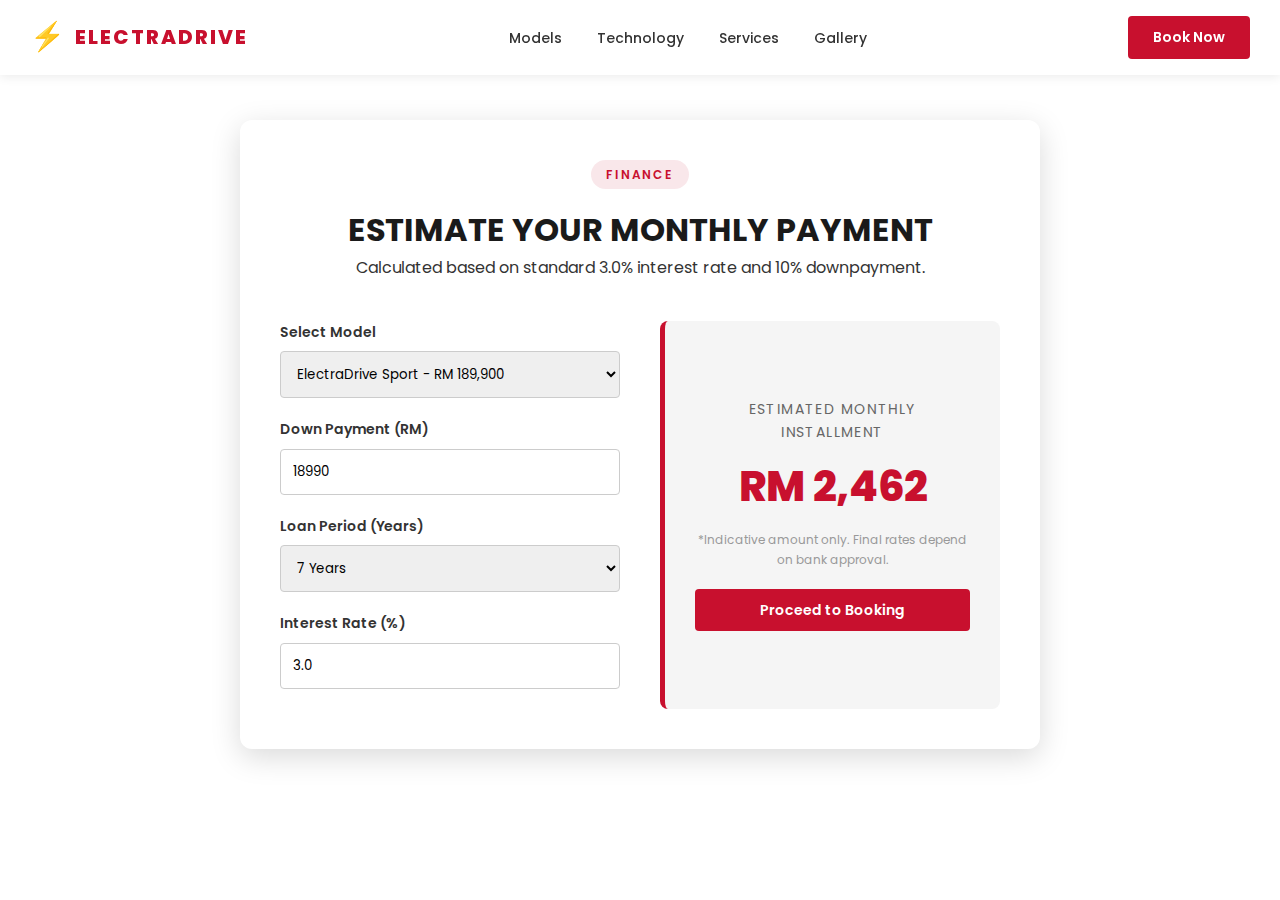
<file: calculator.html>
<!DOCTYPE html>
<html lang="en">

<head>
    <meta charset="UTF-8">
    <meta name="viewport" content="width=device-width, initial-scale=1.0">
    <title>Loan Calculator | ElectraDrive EV</title>
    <link rel="preconnect" href="https://fonts.googleapis.com">
    <link rel="preconnect" href="https://fonts.gstatic.com" crossorigin>
    <link href="https://fonts.googleapis.com/css2?family=Poppins:wght@400;500;600;700;800&display=swap"
        rel="stylesheet">
    <link rel="stylesheet" href="perodua-style.css">
    <style>
        .calc-container {
            max-width: 800px;
            margin: 120px auto 60px;
            padding: 40px;
            background: white;
            border-radius: 12px;
            box-shadow: var(--shadow-lg);
        }

        .calc-grid {
            display: grid;
            grid-template-columns: 1fr 1fr;
            gap: 40px;
        }

        @media (max-width: 768px) {
            .calc-grid {
                grid-template-columns: 1fr;
            }
        }

        .form-group {
            margin-bottom: 20px;
        }

        .form-group label {
            display: block;
            font-size: 14px;
            font-weight: 600;
            margin-bottom: 8px;
            color: var(--text-dark);
        }

        .form-control {
            width: 100%;
            padding: 12px;
            border: 1px solid var(--border-medium);
            border-radius: 4px;
            font-family: inherit;
        }

        .result-box {
            background: var(--bg-light);
            padding: 30px;
            border-radius: 8px;
            text-align: center;
            display: flex;
            flex-direction: column;
            justify-content: center;
            border-left: 5px solid var(--primary);
        }

        .result-label {
            font-size: 14px;
            color: var(--text-medium);
            text-transform: uppercase;
            letter-spacing: 0.1em;
        }

        .result-value {
            font-size: 42px;
            font-weight: 800;
            color: var(--primary);
            margin: 10px 0;
        }

        .calc-header {
            text-align: center;
            margin-bottom: 40px;
        }

        .calc-header h1 {
            font-size: 32px;
            color: var(--secondary);
            text-transform: uppercase;
        }
    </style>
</head>

<body>
    <!-- Reuse Navigation -->
    <nav class="navbar">
        <div class="nav-container">
            <a href="index.html" class="nav-logo">
                <span class="logo-icon">⚡</span>
                <span class="logo-text">ELECTRADRIVE</span>
            </a>
            <ul class="nav-links">
                <li><a href="index.html#models" class="nav-link">Models</a></li>
                <li><a href="index.html#technology" class="nav-link">Technology</a></li>
                <li><a href="index.html#services" class="nav-link">Services</a></li>
                <li><a href="index.html#gallery" class="nav-link">Gallery</a></li>
            </ul>
            <a href="index.html#book" class="btn btn-primary">Book Now</a>
        </div>
    </nav>

    <div class="calc-container">
        <div class="calc-header">
            <span class="section-tag">FINANCE</span>
            <h1>ESTIMATE YOUR MONTHLY PAYMENT</h1>
            <p>Calculated based on standard 3.0% interest rate and 10% downpayment.</p>
        </div>

        <div class="calc-grid">
            <div class="calc-form">
                <div class="form-group">
                    <label>Select Model</label>
                    <select id="modelSelect" class="form-control">
                        <option value="129900">ElectraDrive Lite - RM 129,900</option>
                        <option value="189900" selected>ElectraDrive Sport - RM 189,900</option>
                        <option value="259900">ElectraDrive Pro - RM 259,900</option>
                    </select>
                </div>
                <div class="form-group">
                    <label>Down Payment (RM)</label>
                    <input type="number" id="downPayment" class="form-control" value="18990">
                </div>
                <div class="form-group">
                    <label>Loan Period (Years)</label>
                    <select id="loanPeriod" class="form-control">
                        <option value="5">5 Years</option>
                        <option value="7" selected>7 Years</option>
                        <option value="9">9 Years</option>
                    </select>
                </div>
                <div class="form-group">
                    <label>Interest Rate (%)</label>
                    <input type="number" id="interestRate" class="form-control" value="3.0" step="0.1">
                </div>
            </div>

            <div class="result-box">
                <span class="result-label">Estimated Monthly Installment</span>
                <div class="result-value" id="monthlyInstallment">RM 2,450</div>
                <p style="font-size: 12px; color: var(--text-light);">*Indicative amount only. Final rates depend on
                    bank approval.</p>
                <a href="index.html#book" class="btn btn-primary" style="margin-top: 20px;">Proceed to
                    Booking</a>
            </div>
        </div>
    </div>

    <script>
        const modelSelect = document.getElementById('modelSelect');
        const downPaymentInput = document.getElementById('downPayment');
        const loanPeriodSelect = document.getElementById('loanPeriod');
        const interestRateInput = document.getElementById('interestRate');
        const monthlyValueOutput = document.getElementById('monthlyInstallment');

        function calculate() {
            const price = parseFloat(modelSelect.value);
            const downPayment = parseFloat(downPaymentInput.value);
            const years = parseInt(loanPeriodSelect.value);
            const rate = parseFloat(interestRateInput.value) / 100;

            const loanAmount = price - downPayment;
            const totalInterest = loanAmount * rate * years;
            const totalRepayment = loanAmount + totalInterest;
            const monthly = totalRepayment / (years * 12);

            monthlyValueOutput.innerText = `RM ${Math.round(monthly).toLocaleString()}`;
        }

        // Auto-update downpayment when model changes
        modelSelect.addEventListener('change', () => {
            downPaymentInput.value = Math.round(modelSelect.value * 0.1);
            calculate();
        });

        [downPaymentInput, loanPeriodSelect, interestRateInput].forEach(el => {
            el.addEventListener('input', calculate);
        });

        // Initialize from URL params if any
        window.addEventListener('load', () => {
            const params = new URLSearchParams(window.location.search);
            if (params.has('price')) {
                modelSelect.value = params.get('price');
                downPaymentInput.value = Math.round(params.get('price') * 0.1);
            }
            calculate();
        });
    </script>
</body>

</html>
</file>
<file: perodua-style.css>
/* ============================================
   ElectraDrive EV - Perodua Style CSS
   Clean, professional automotive styling
   ============================================ */

@import url('https://fonts.googleapis.com/css2?family=Poppins:wght@400;500;600;700;800&display=swap');

:root {
    /* Primary Colors - Red Theme */
    --primary: #C8102E;
    --primary-dark: #A00D24;
    --primary-light: #E8344E;

    /* Secondary */
    --secondary: #1A1A1A;
    --secondary-light: #333333;

    /* Accent - Electric */
    --accent: #00A8FF;
    --accent-green: #00C853;

    /* Backgrounds */
    --bg-white: #FFFFFF;
    --bg-light: #F5F5F5;
    --bg-dark: #1A1A1A;

    /* Text */
    --text-dark: #333333;
    --text-medium: #666666;
    --text-light: #999999;
    --text-white: #FFFFFF;

    /* Borders */
    --border-light: #E0E0E0;
    --border-medium: #CCCCCC;

    /* Shadows */
    --shadow-sm: 0 2px 10px rgba(0, 0, 0, 0.08);
    --shadow-md: 0 4px 20px rgba(0, 0, 0, 0.12);
    --shadow-lg: 0 8px 30px rgba(0, 0, 0, 0.15);
}

/* Reset */
*,
*::before,
*::after {
    margin: 0;
    padding: 0;
    box-sizing: border-box;
}

html {
    scroll-behavior: smooth;
}

body {
    font-family: 'Poppins', -apple-system, BlinkMacSystemFont, sans-serif;
    background: var(--bg-white);
    color: var(--text-dark);
    line-height: 1.6;
}

/* Navigation */
.navbar {
    position: fixed;
    top: 0;
    left: 0;
    width: 100%;
    background: var(--bg-white);
    box-shadow: var(--shadow-sm);
    z-index: 1000;
    padding: 15px 0;
}

.nav-container {
    max-width: 1400px;
    margin: 0 auto;
    padding: 0 30px;
    display: flex;
    align-items: center;
    justify-content: space-between;
}

.nav-logo {
    display: flex;
    align-items: center;
    gap: 10px;
    text-decoration: none;
}

.logo-icon {
    font-size: 28px;
}

.logo-text {
    font-size: 20px;
    font-weight: 800;
    color: var(--primary);
    letter-spacing: 0.1em;
}

.nav-links {
    display: flex;
    gap: 35px;
    list-style: none;
}

.nav-link {
    text-decoration: none;
    color: var(--text-dark);
    font-weight: 500;
    font-size: 14px;
    transition: color 0.2s ease;
}

.nav-link:hover {
    color: var(--primary);
}

.menu-toggle {
    display: none;
    flex-direction: column;
    gap: 5px;
    background: none;
    border: none;
    cursor: pointer;
    padding: 5px;
}

.menu-toggle span {
    width: 25px;
    height: 2px;
    background: var(--text-dark);
}

/* Buttons */
.btn {
    display: inline-block;
    padding: 10px 25px;
    border-radius: 4px;
    font-weight: 600;
    font-size: 14px;
    text-decoration: none;
    cursor: pointer;
    transition: all 0.2s ease;
    border: none;
    font-family: inherit;
}

.btn-primary {
    background: var(--primary);
    color: var(--text-white);
}

.btn-primary:hover {
    background: var(--primary-dark);
}

.btn-outline {
    background: transparent;
    border: 1px solid var(--border-medium);
    color: var(--text-dark);
}

.btn-outline:hover {
    border-color: var(--primary);
    color: var(--primary);
}

.btn-outline-white {
    background: transparent;
    border: 2px solid white;
    color: white;
}

.btn-outline-white:hover {
    background: white;
    color: var(--primary);
}

.btn-lg {
    padding: 15px 35px;
    font-size: 16px;
}

.btn-block {
    width: 100%;
    text-align: center;
}

.btn-learn {
    color: var(--primary);
    font-weight: 600;
    text-decoration: none;
    font-size: 14px;
    display: inline-block;
    margin-top: 10px;
}

.btn-learn:hover {
    text-decoration: underline;
}

/* Hero Section with Animations */
.hero {
    position: relative;
    height: 100vh;
    display: flex;
    align-items: center;
    overflow: hidden;
}

.hero-slider {
    position: absolute;
    top: 0;
    left: 0;
    width: 100%;
    height: 100%;
}

.hero-video-container {
    position: absolute;
    top: 0;
    left: 0;
    width: 100%;
    height: 100%;
    z-index: 1;
}


.hero-slide {
    position: absolute;
    top: 0;
    left: 0;
    width: 100%;
    height: 100%;
    object-fit: cover;
    opacity: 0;
    transition: opacity 1s ease;
}

.hero-slide.active {
    opacity: 1;
    animation: kenBurns 10s ease infinite alternate;
}

@keyframes kenBurns {
    0% {
        transform: scale(1);
    }

    100% {
        transform: scale(1.08);
    }
}

.hero-overlay {
    position: absolute;
    top: 0;
    left: 0;
    width: 100%;
    height: 100%;
    background: linear-gradient(90deg, rgba(0, 0, 0, 0.7) 0%, rgba(0, 0, 0, 0.3) 100%);
}

.animated-overlay::before {
    content: '';
    position: absolute;
    top: 0;
    left: 0;
    width: 100%;
    height: 100%;
    background: linear-gradient(135deg, rgba(200, 16, 46, 0.2) 0%, transparent 50%);
    animation: overlayPulse 5s ease infinite;
}

@keyframes overlayPulse {

    0%,
    100% {
        opacity: 0.5;
    }

    50% {
        opacity: 1;
    }
}

/* Animated Particles */
.hero-particles {
    position: absolute;
    top: 0;
    left: 0;
    width: 100%;
    height: 100%;
    pointer-events: none;
}

.particle {
    position: absolute;
    width: 4px;
    height: 4px;
    background: rgba(200, 16, 46, 0.6);
    border-radius: 50%;
    animation: particleFloat 15s linear infinite;
}

.particle:nth-child(1) {
    left: 10%;
    animation-delay: 0s;
    animation-duration: 12s;
}

.particle:nth-child(2) {
    left: 30%;
    animation-delay: 2s;
    animation-duration: 15s;
}

.particle:nth-child(3) {
    left: 50%;
    animation-delay: 4s;
    animation-duration: 10s;
}

.particle:nth-child(4) {
    left: 70%;
    animation-delay: 1s;
    animation-duration: 13s;
}

.particle:nth-child(5) {
    left: 90%;
    animation-delay: 3s;
    animation-duration: 11s;
}

@keyframes particleFloat {
    0% {
        transform: translateY(100vh) scale(0);
        opacity: 0;
    }

    10% {
        opacity: 1;
    }

    90% {
        opacity: 1;
    }

    100% {
        transform: translateY(-100px) scale(1);
        opacity: 0;
    }
}

/* Hero Content Animations */
.hero-content {
    position: relative;
    z-index: 10;
    max-width: 1400px;
    margin: 0 auto;
    padding: 0 30px;
    color: white;
}

.hero-badge {
    display: inline-block;
    padding: 8px 20px;
    background: rgba(255, 255, 255, 0.15);
    backdrop-filter: blur(10px);
    border-radius: 30px;
    font-size: 14px;
    margin-bottom: 25px;
}

.hero-tagline {
    font-size: 56px;
    font-weight: 800;
    line-height: 1.1;
    margin-bottom: 20px;
    text-transform: uppercase;
}

.text-primary {
    color: var(--primary-light);
}

.text-glow {
    text-shadow: 0 0 30px rgba(200, 16, 46, 0.5);
    animation: textGlow 3s ease infinite;
}

@keyframes textGlow {

    0%,
    100% {
        text-shadow: 0 0 30px rgba(200, 16, 46, 0.5);
    }

    50% {
        text-shadow: 0 0 60px rgba(200, 16, 46, 0.8);
    }
}

.hero-subtitle {
    font-size: 18px;
    max-width: 500px;
    margin-bottom: 30px;
    opacity: 0.9;
}

.hero-actions {
    display: flex;
    gap: 15px;
}

/* Animated Button */
.btn-animated {
    display: inline-flex;
    align-items: center;
    gap: 10px;
    overflow: hidden;
}

.btn-animated .btn-arrow {
    width: 20px;
    height: 20px;
    transform: translateX(-5px);
    opacity: 0;
    transition: all 0.3s ease;
}

.btn-animated:hover .btn-arrow {
    transform: translateX(0);
    opacity: 1;
}

/* Hero Animation Classes */
.animate-fade-in {
    animation: fadeIn 1s ease forwards;
}

.animate-slide-up {
    opacity: 0;
    animation: slideUp 0.8s ease forwards;
}

.animate-slide-up.delay-1 {
    animation-delay: 0.3s;
}

.animate-slide-up.delay-2 {
    animation-delay: 0.6s;
}

@keyframes fadeIn {
    from {
        opacity: 0;
    }

    to {
        opacity: 1;
    }
}

@keyframes slideUp {
    from {
        opacity: 0;
        transform: translateY(40px);
    }

    to {
        opacity: 1;
        transform: translateY(0);
    }
}

/* Hero Indicators */
.hero-indicators {
    display: flex;
    gap: 10px;
    margin-top: 40px;
}

.indicator {
    padding: 8px 20px;
    background: rgba(255, 255, 255, 0.1);
    border: 1px solid rgba(255, 255, 255, 0.3);
    color: rgba(255, 255, 255, 0.7);
    font-size: 12px;
    font-weight: 600;
    cursor: pointer;
    transition: all 0.3s ease;
    font-family: inherit;
}

.indicator:hover {
    background: rgba(255, 255, 255, 0.2);
    color: white;
}

.indicator.active {
    background: var(--primary);
    border-color: var(--primary);
    color: white;
}

/* Scroll Indicator */
.scroll-indicator {
    position: absolute;
    bottom: 40px;
    left: 50%;
    transform: translateX(-50%);
    display: flex;
    flex-direction: column;
    align-items: center;
    gap: 10px;
    color: rgba(255, 255, 255, 0.7);
    font-size: 12px;
    z-index: 10;
}

.scroll-mouse {
    width: 24px;
    height: 40px;
    border: 2px solid rgba(255, 255, 255, 0.5);
    border-radius: 12px;
    display: flex;
    justify-content: center;
    padding-top: 8px;
}

.scroll-wheel {
    width: 4px;
    height: 8px;
    background: white;
    border-radius: 2px;
    animation: scrollWheel 2s ease infinite;
}

@keyframes scrollWheel {
    0% {
        transform: translateY(0);
        opacity: 1;
    }

    50% {
        transform: translateY(10px);
        opacity: 0.3;
    }

    100% {
        transform: translateY(0);
        opacity: 1;
    }
}

.animate-bounce {
    animation: bounce 2s ease infinite;
}

@keyframes bounce {

    0%,
    100% {
        transform: translateX(-50%) translateY(0);
    }

    50% {
        transform: translateX(-50%) translateY(-10px);
    }
}



/* Stats Bar */
.stats-bar {
    background: var(--primary);
    padding: 30px 0;
}

.stats-container {
    max-width: 1400px;
    margin: 0 auto;
    padding: 0 30px;
    display: flex;
    justify-content: space-around;
    flex-wrap: wrap;
    gap: 30px;
}

.stat-item {
    text-align: center;
    color: white;
}

.stat-number {
    display: block;
    font-size: 36px;
    font-weight: 800;
}

.stat-label {
    font-size: 14px;
    opacity: 0.9;
    text-transform: uppercase;
    letter-spacing: 0.1em;
}

/* Sections */
.section {
    padding: 80px 0;
}

.section-alt {
    background: var(--bg-light);
}

.section-container {
    max-width: 1400px;
    margin: 0 auto;
    padding: 0 30px;
}

.section-header {
    text-align: center;
    margin-bottom: 50px;
}

.section-tag {
    display: inline-block;
    padding: 5px 15px;
    background: rgba(200, 16, 46, 0.1);
    color: var(--primary);
    border-radius: 20px;
    font-size: 12px;
    font-weight: 600;
    letter-spacing: 0.15em;
    margin-bottom: 15px;
}

.section-title {
    font-size: 36px;
    font-weight: 700;
    color: var(--text-dark);
    text-transform: uppercase;
    letter-spacing: 0.02em;
}

.section-subtitle {
    font-size: 16px;
    color: var(--text-medium);
    margin-top: 10px;
}

/* Model Grid */
.model-grid {
    display: grid;
    grid-template-columns: repeat(auto-fit, minmax(320px, 1fr));
    gap: 30px;
}

.model-card {
    background: var(--bg-white);
    border-radius: 12px;
    padding: 30px;
    text-align: center;
    box-shadow: var(--shadow-sm);
    transition: all 0.3s ease;
    position: relative;
    cursor: pointer;
}

.model-card:hover {
    transform: translateY(-8px);
    box-shadow: var(--shadow-lg);
}

.model-card.featured {
    border: 2px solid var(--primary);
}

.model-badge {
    position: absolute;
    top: 20px;
    right: 20px;
    padding: 5px 12px;
    background: var(--accent-green);
    color: white;
    font-size: 11px;
    font-weight: 700;
    border-radius: 4px;
    text-transform: uppercase;
}

.model-badge.premium {
    background: var(--primary);
}

.model-badge.eco {
    background: var(--accent);
}

.model-image {
    width: 100%;
    height: 180px;
    object-fit: contain;
    margin-bottom: 20px;
}

.model-name {
    font-size: 22px;
    font-weight: 700;
    color: var(--text-dark);
    margin-bottom: 10px;
}

.model-price {
    font-size: 28px;
    font-weight: 800;
    color: var(--primary);
    margin-bottom: 15px;
}

.model-price::before {
    content: 'FROM ';
    font-size: 12px;
    font-weight: 400;
    color: var(--text-medium);
}

.model-specs {
    list-style: none;
    text-align: left;
    margin-bottom: 20px;
    padding: 15px;
    background: var(--bg-light);
    border-radius: 8px;
}

.model-specs li {
    padding: 8px 0;
    font-size: 14px;
    color: var(--text-medium);
    border-bottom: 1px solid var(--border-light);
}

.model-specs li:last-child {
    border-bottom: none;
}

.model-actions {
    display: flex;
    gap: 10px;
    justify-content: center;
}

/* Technology Section */
.tech-showcase {
    display: grid;
    grid-template-columns: 1fr 1fr;
    gap: 50px;
    align-items: center;
}

.tech-image-wrapper {
    border-radius: 12px;
    overflow: hidden;
    box-shadow: var(--shadow-md);
}

.tech-image {
    width: 100%;
    height: auto;
    display: block;
}

.tech-features {
    display: flex;
    flex-direction: column;
    gap: 25px;
}

.tech-feature {
    display: flex;
    gap: 20px;
    padding: 20px;
    background: var(--bg-light);
    border-radius: 12px;
    transition: all 0.3s ease;
}

.tech-feature:hover {
    background: var(--bg-white);
    box-shadow: var(--shadow-sm);
}

.tech-icon {
    width: 50px;
    height: 50px;
    background: var(--primary);
    color: white;
    border-radius: 10px;
    display: flex;
    align-items: center;
    justify-content: center;
    font-size: 24px;
    flex-shrink: 0;
}

.tech-content h4 {
    font-size: 18px;
    font-weight: 600;
    color: var(--text-dark);
    margin-bottom: 5px;
}

.tech-content p {
    font-size: 14px;
    color: var(--text-medium);
}

/* Service Grid */
.service-grid {
    display: grid;
    grid-template-columns: repeat(auto-fit, minmax(300px, 1fr));
    gap: 25px;
}

.service-card {
    background: var(--bg-white);
    border-radius: 12px;
    padding: 30px;
    box-shadow: var(--shadow-sm);
    transition: all 0.3s ease;
}

.service-card:hover {
    transform: translateY(-5px);
    box-shadow: var(--shadow-md);
}

.service-icon {
    width: 60px;
    height: 60px;
    background: rgba(200, 16, 46, 0.1);
    border-radius: 12px;
    display: flex;
    align-items: center;
    justify-content: center;
    font-size: 28px;
    margin-bottom: 20px;
}

.service-title {
    font-size: 18px;
    font-weight: 600;
    color: var(--text-dark);
    margin-bottom: 10px;
}

.service-desc {
    font-size: 14px;
    color: var(--text-medium);
    line-height: 1.7;
}

/* Gallery Grid - symmetric 2x2 for 4 items */
.gallery-grid {
    display: grid;
    grid-template-columns: repeat(2, 1fr);
    gap: 30px;
}

.gallery-item {
    position: relative;
    border-radius: 12px;
    overflow: hidden;
    background: var(--bg-dark);
    aspect-ratio: 16 / 9;
    box-shadow: var(--shadow-sm);
    transition: all 0.3s ease;
}

.gallery-item:hover {
    transform: translateY(-5px);
    box-shadow: var(--shadow-lg);
}

.gallery-item video {
    width: 100%;
    height: 100%;
    object-fit: cover;
    display: block;
    transition: transform 0.5s ease;
}

.gallery-item:hover video {
    transform: scale(1.05);
}

.gallery-label {
    position: absolute;
    bottom: 15px;
    left: 15px;
    background: rgba(0, 0, 0, 0.7);
    color: white;
    padding: 8px 15px;
    border-radius: 4px;
    font-size: 13px;
    font-weight: 500;
}

/* Specs Table */
.specs-table-wrapper {
    overflow-x: auto;
}

.specs-table {
    width: 100%;
    border-collapse: collapse;
    background: var(--bg-white);
    border-radius: 12px;
    overflow: hidden;
    box-shadow: var(--shadow-sm);
}

.specs-table th,
.specs-table td {
    padding: 18px 25px;
    text-align: center;
    border-bottom: 1px solid var(--border-light);
}

.specs-table th {
    background: var(--primary);
    color: white;
    font-weight: 600;
    font-size: 14px;
    text-transform: uppercase;
}

.specs-table th:first-child {
    text-align: left;
}

.specs-table td:first-child {
    text-align: left;
    font-weight: 500;
    color: var(--text-dark);
}

.specs-table td {
    font-size: 14px;
    color: var(--text-medium);
}

.specs-table td.price {
    font-weight: 700;
    color: var(--primary);
    font-size: 16px;
}

.specs-table tbody tr:hover {
    background: var(--bg-light);
}

/* CTA Section */
.cta-section {
    background: linear-gradient(135deg, var(--primary) 0%, var(--primary-dark) 100%);
    padding: 80px 0;
    color: white;
}

.cta-content {
    max-width: 600px;
    margin: 0 auto;
    text-align: center;
}

.cta-content h2 {
    font-size: 32px;
    font-weight: 700;
    margin-bottom: 15px;
    text-transform: uppercase;
}

.cta-content p {
    font-size: 16px;
    opacity: 0.9;
    margin-bottom: 30px;
}

.cta-form {
    display: flex;
    flex-direction: column;
    gap: 15px;
}

.form-input {
    padding: 15px 20px;
    border: none;
    border-radius: 6px;
    font-size: 15px;
    font-family: inherit;
    outline: none;
}

.form-input:focus {
    box-shadow: 0 0 0 3px rgba(255, 255, 255, 0.3);
}

/* Footer */
.footer {
    background: var(--bg-dark);
    color: var(--text-white);
    padding: 60px 0 30px;
}

.footer-grid {
    display: grid;
    grid-template-columns: 2fr repeat(4, 1fr);
    gap: 40px;
    margin-bottom: 40px;
}

.footer-brand .logo-text {
    color: white;
}

.footer-brand p {
    color: var(--text-light);
    font-size: 14px;
    margin-top: 15px;
    line-height: 1.7;
}

.footer-column h4 {
    font-size: 14px;
    font-weight: 600;
    margin-bottom: 20px;
    text-transform: uppercase;
    letter-spacing: 0.1em;
}

.footer-column a {
    display: block;
    color: var(--text-light);
    text-decoration: none;
    padding: 6px 0;
    font-size: 14px;
    transition: color 0.2s ease;
}

.footer-column a:hover {
    color: var(--primary-light);
}

.footer-column p {
    color: var(--text-light);
    font-size: 14px;
    padding: 6px 0;
}

.footer-bottom {
    border-top: 1px solid rgba(255, 255, 255, 0.1);
    padding-top: 25px;
    text-align: center;
    font-size: 13px;
    color: var(--text-light);
}

/* Responsive */
@media (max-width: 1024px) {
    .tech-showcase {
        grid-template-columns: 1fr;
    }

    .gallery-grid {
        grid-template-columns: 1fr;
    }

    .footer-grid {
        grid-template-columns: repeat(3, 1fr);
    }

    .footer-brand {
        grid-column: span 3;
    }
}

@media (max-width: 768px) {
    .nav-links {
        display: none;
    }

    .nav-container .btn {
        display: none;
    }

    .menu-toggle {
        display: flex;
    }

    .hero-tagline {
        font-size: 36px;
    }

    .hero-actions {
        flex-direction: column;
    }

    .stats-container {
        justify-content: center;
    }

    .section-title {
        font-size: 28px;
    }

    .gallery-grid {
        grid-template-columns: 1fr;
    }

    .gallery-item.main {
        grid-column: span 1;
    }

    .footer-grid {
        grid-template-columns: 1fr 1fr;
    }

    .footer-brand {
        grid-column: span 2;
    }
}
</file>
